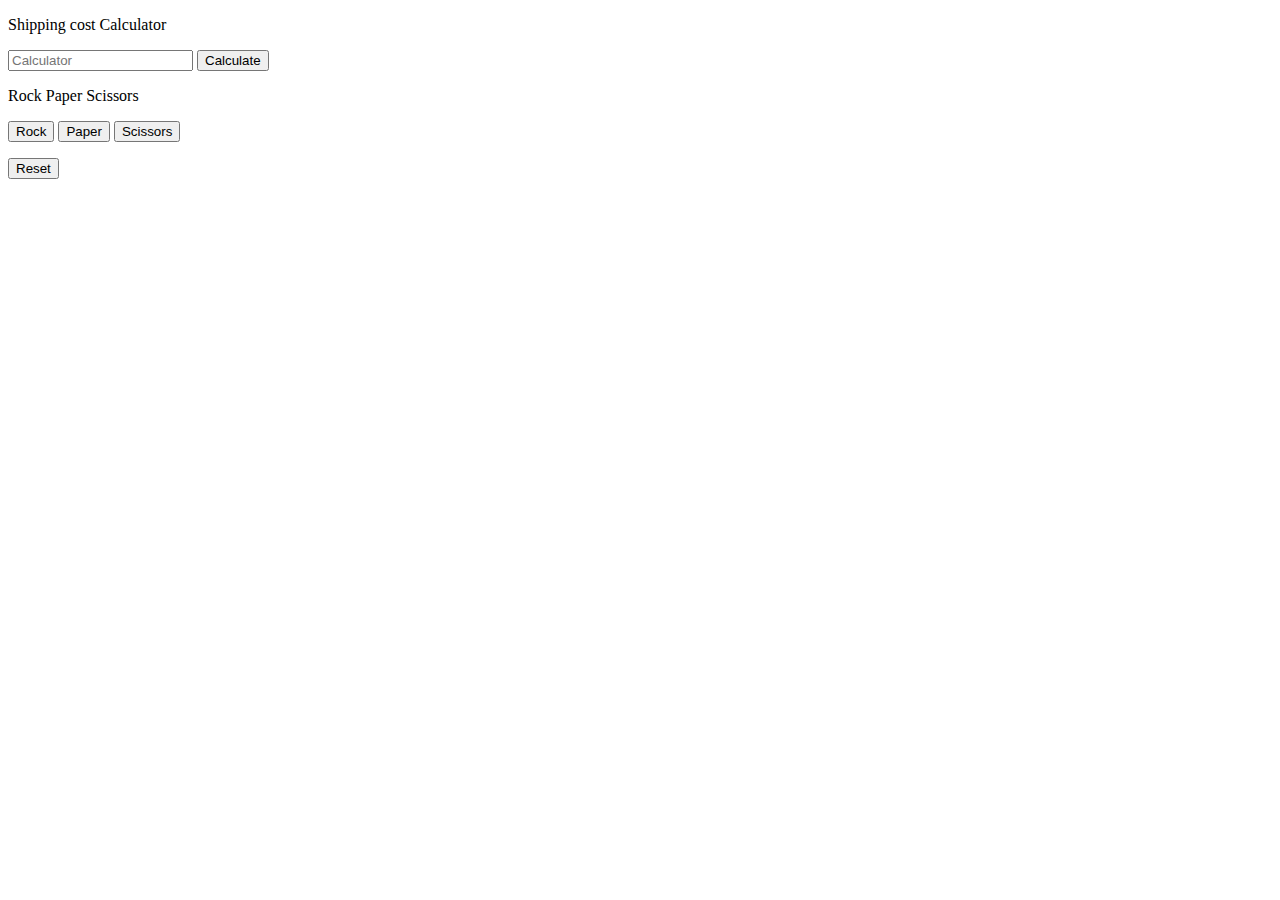
<file: index.html>
<!DOCTYPE html>
<html>
  <head>
    <title>Rock Paper Scissors</title>
  </head>
  <body>
    <p>Shipping cost Calculator</p>
    <input placeholder="Calculator" class="js-input">
    <button onclick="
      calculate();
      ">Calculate</button>
    <p class="js-output"></p>

    <p>Rock Paper Scissors</p>
    <button onclick="
        playermove = 'rock';
      playGame('rock');
    ">Rock</button>

    <button onclick="
        playermove='paper';
      playGame('paper');
      
    ">Paper</button>

    <button onclick="
        playermove='scissors';
      playGame('scissors');
    ">Scissors</button>
    
    <p class="js-scoreboard"> </p>

    <button onclick="
    score.wins = 0;
    score.losses = 0;
    score.ties = 0;
    localStorage.removeItem('score');
    
    "> Reset </button >

    <script src="script.js">
    </script>
  </body>
</html>
</file>
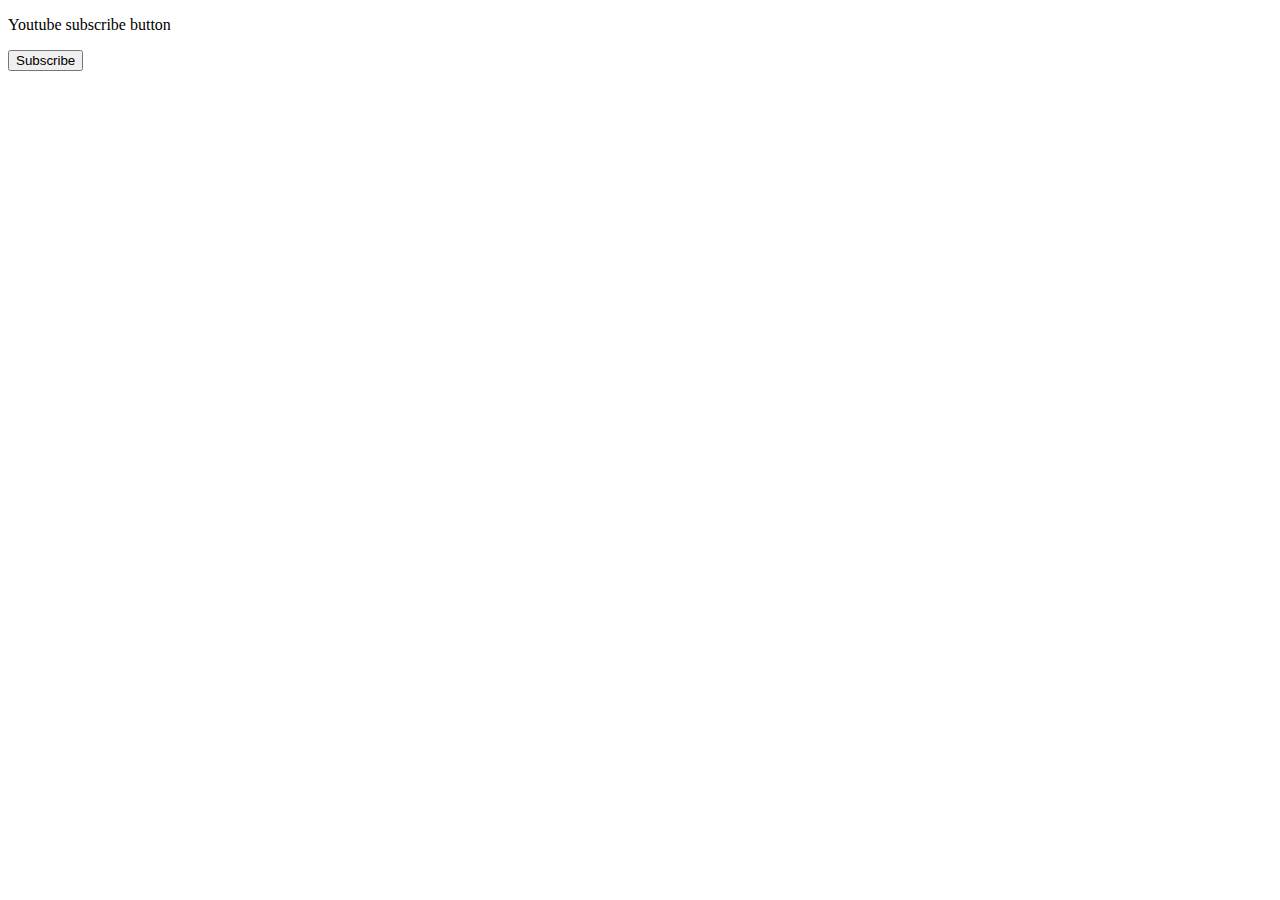
<file: dom_project.html>
<!DOCTYPE html>
<html lang="en">
<head>
    <meta charset="UTF-8">
    <meta name="viewport" content="width=device-width, initial-scale=1.0">
    <title>Document</title>
</head>
<body>
    <p>Youtube subscribe button</p>
    <button onclick="subscribe()
    " class="js-buttonElement">Subscribe</button>

    <script>
    function subscribe(){
        const button_Ele = document.querySelector('.js-buttonElement');
     
     if(button_Ele.innerText === 'Subscribe')
     {
        button_Ele.innerText = 'Subscribed';
     }
     else{
        button_Ele.innerText = 'Subscribe';
     }
    }

    </script>
</body>
</html>
</file>
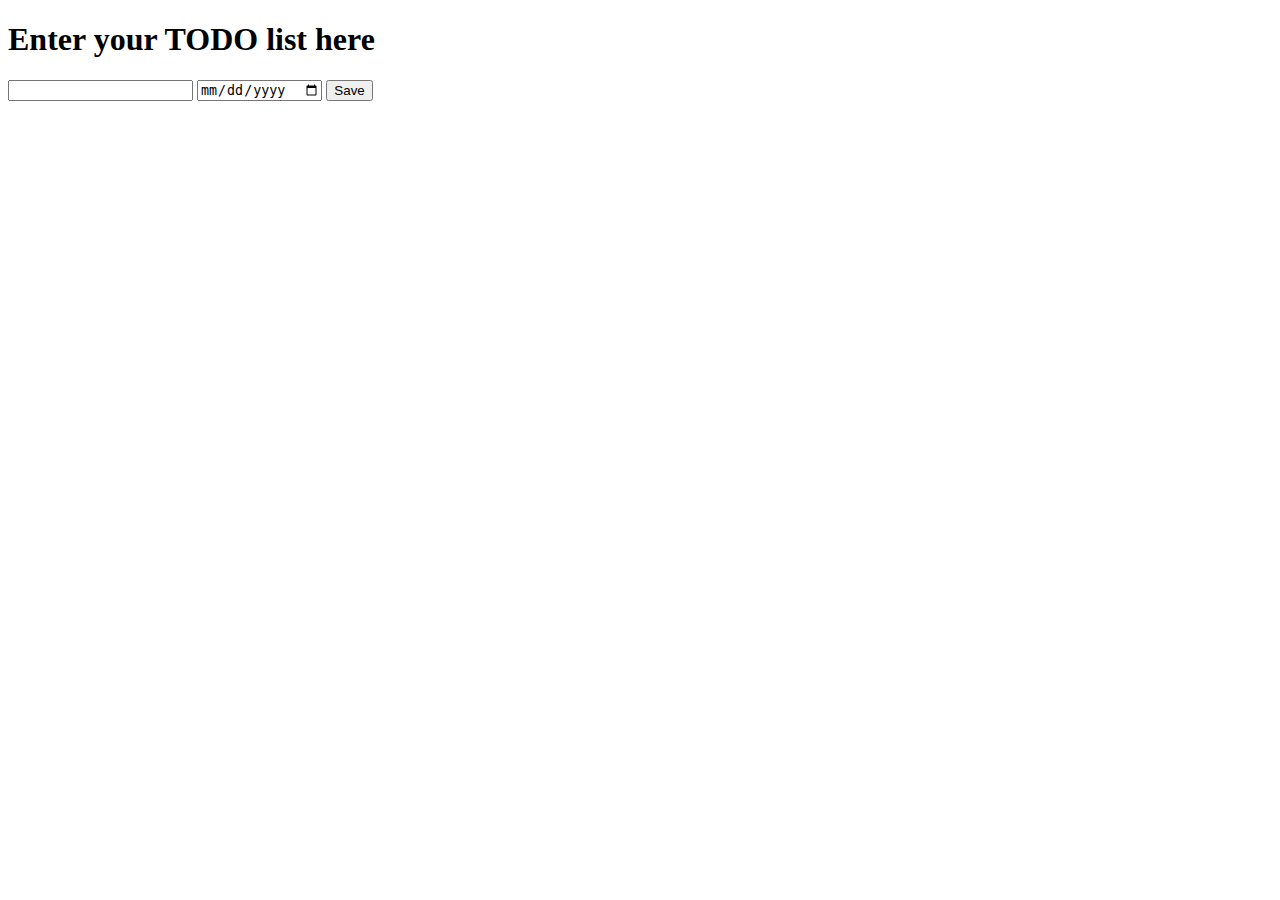
<file: todolist.html>
<!DOCTYPE html>
<html lang="en">
<head>
    <meta charset="UTF-8">
    <meta name="viewport" content="width=device-width, initial-scale=1.0">
    <title>Document</title>
</head>
<body>

    <h1 class = "js-h1">Enter your TODO list here</h1>
    <input class="js-inputbar">
    <input type="date">
    <button
     onclick="
     pull();
     render();
     " class="js-inputsave">Save</button>
    <div class="js-div"></div>

    <style src="styletodo.css"></style>
    <script src="scripttodo.js"></script>
</body>
</html>
</file>
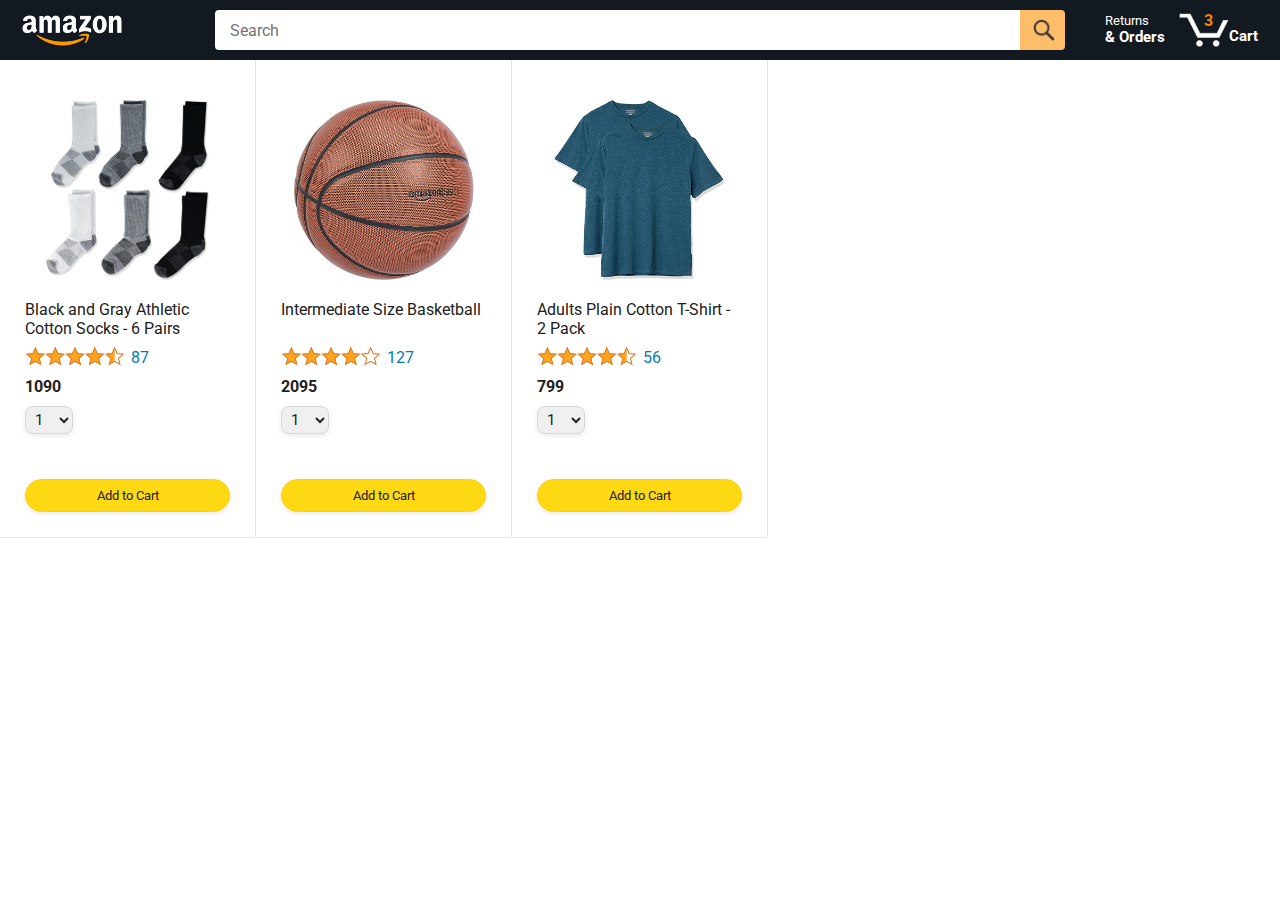
<file: amazon/javascript-amazon-project-main/amazon.html>
<!DOCTYPE html>
<html>
  <head>
    <title>Amazon Project</title>

    <!-- This code is needed for responsive design to work.
      (Responsive design = make the website look good on
      smaller screen sizes like a phone or a tablet). -->
    <meta name="viewport" content="width=device-width, initial-scale=1">

    <!-- Load a font called Roboto from Google Fonts. -->
    <link rel="preconnect" href="https://fonts.googleapis.com">
    <link rel="preconnect" href="https://fonts.gstatic.com" crossorigin>
    <link href="https://fonts.googleapis.com/css2?family=Roboto:wght@400;500;700&display=swap" rel="stylesheet">

    <!-- Here are the CSS files for this page. -->
    <link rel="stylesheet" href="styles/shared/general.css">
    <link rel="stylesheet" href="styles/shared/amazon-header.css">
    <link rel="stylesheet" href="styles/pages/amazon.css">
  </head>
  <body>
    <div class="amazon-header">
      <div class="amazon-header-left-section">
        <a href="amazon.html" class="header-link">
          <img class="amazon-logo"
            src="images/amazon-logo-white.png">
          <img class="amazon-mobile-logo"
            src="images/amazon-mobile-logo-white.png">
        </a>
      </div>

      <div class="amazon-header-middle-section">
        <input class="search-bar" type="text" placeholder="Search">

        <button class="search-button">
          <img class="search-icon" src="images/icons/search-icon.png">
        </button>
      </div>

      <div class="amazon-header-right-section">
        <a class="orders-link header-link" href="orders.html">
          <span class="returns-text">Returns</span>
          <span class="orders-text">& Orders</span>
        </a>

        <a class="cart-link header-link" href="checkout.html">
          <img class="cart-icon" src="images/icons/cart-icon.png">
          <div class="cart-quantity">3</div>
          <div class="cart-text">Cart</div>
        </a>
      </div>
    </div>
    
    <div class="main">
      <div class="products-grid 
      js-products-grid">
        

        <div class="product-container">
          <div class="product-image-container">
            <img class="product-image"
              src="images/products/intermediate-composite-basketball.jpg">
          </div>

          <div class="product-name limit-text-to-2-lines">
            Intermediate Size Basketball
          </div>

          <div class="product-rating-container">
            <img class="product-rating-stars"
              src="images/ratings/rating-40.png">
            <div class="product-rating-count link-primary">
              127
            </div>
          </div>

          <div class="product-price">
            $20.95
          </div>

          <div class="product-quantity-container">
            <select>
              <option selected value="1">1</option>
              <option value="2">2</option>
              <option value="3">3</option>
              <option value="4">4</option>
              <option value="5">5</option>
              <option value="6">6</option>
              <option value="7">7</option>
              <option value="8">8</option>
              <option value="9">9</option>
              <option value="10">10</option>
            </select>
          </div>

          <div class="product-spacer"></div>

          <div class="added-to-cart">
            <img src="images/icons/checkmark.png">
            Added
          </div>

          <button class="add-to-cart-button button-primary">
            Add to Cart
          </button>
        </div>

        <div class="product-container">
          <div class="product-image-container">
            <img class="product-image"
              src="images/products/adults-plain-cotton-tshirt-2-pack-teal.jpg">
          </div>

          <div class="product-name limit-text-to-2-lines">
            Adults Plain Cotton T-Shirt - 2 Pack
          </div>

          <div class="product-rating-container">
            <img class="product-rating-stars"
              src="images/ratings/rating-45.png">
            <div class="product-rating-count link-primary">
              56
            </div>
          </div>

          <div class="product-price">
            $7.99
          </div>

          <div class="product-quantity-container">
            <select>
              <option selected value="1">1</option>
              <option value="2">2</option>
              <option value="3">3</option>
              <option value="4">4</option>
              <option value="5">5</option>
              <option value="6">6</option>
              <option value="7">7</option>
              <option value="8">8</option>
              <option value="9">9</option>
              <option value="10">10</option>
            </select>
          </div>

          <div class="product-spacer"></div>

          <div class="added-to-cart">
            <img src="images/icons/checkmark.png">
            Added
          </div>

          <button class="add-to-cart-button button-primary">
            Add to Cart
          </button>
        </div>
      </div>
    </div>
    <script src="./script/amazon.js"></script>
  </body>
</html>
</file>
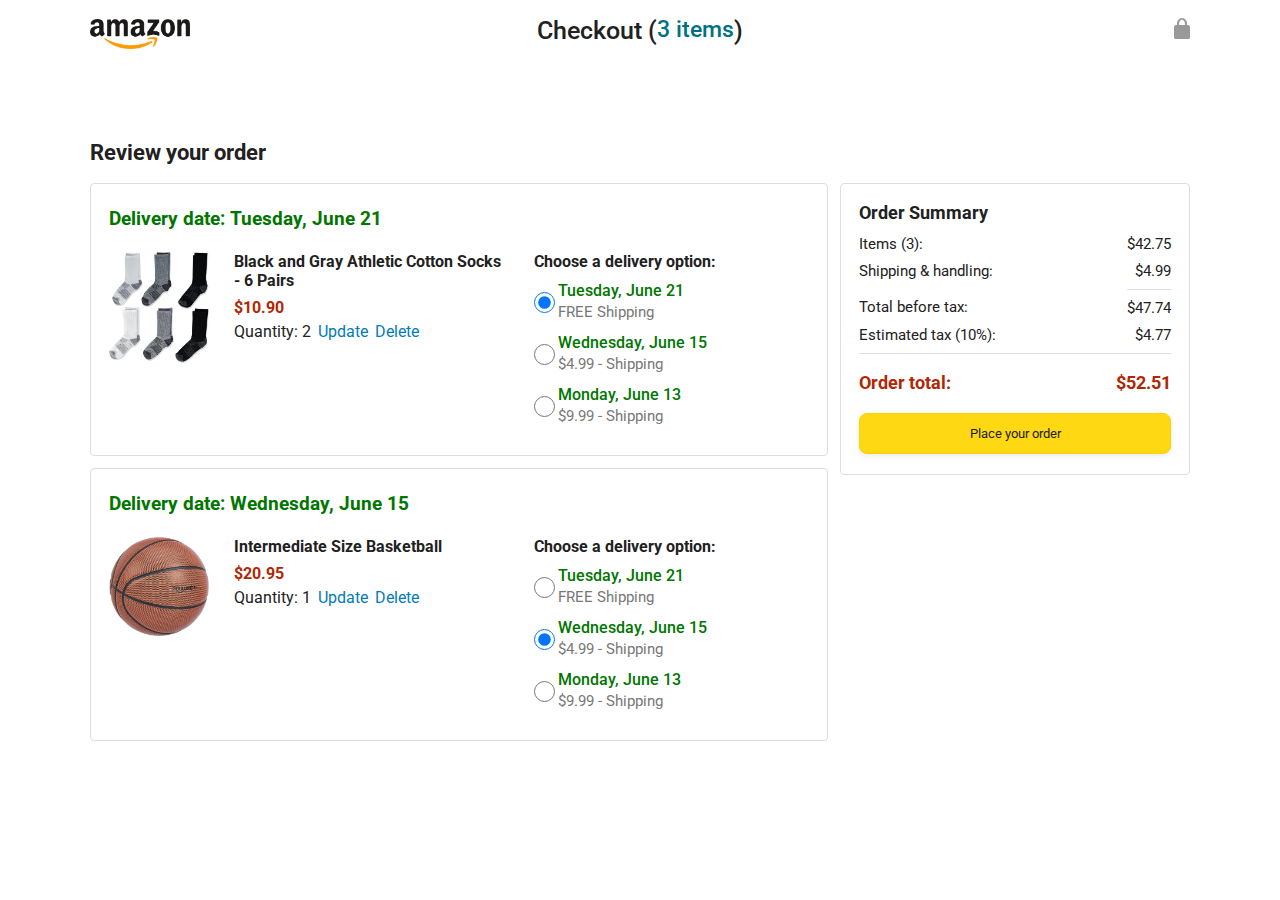
<file: amazon/javascript-amazon-project-main/checkout.html>
<!DOCTYPE html>
<html>
  <head>
    <title>Checkout</title>

    <!-- This code is needed for responsive design to work.
      (Responsive design = make the website look good on
      smaller screen sizes like a phone or a tablet). -->
    <meta name="viewport" content="width=device-width, initial-scale=1">

    <!-- Load a font called Roboto from Google Fonts. -->
    <link rel="preconnect" href="https://fonts.googleapis.com">
    <link rel="preconnect" href="https://fonts.gstatic.com" crossorigin>
    <link href="https://fonts.googleapis.com/css2?family=Roboto:wght@400;500;700&display=swap" rel="stylesheet">

    <!-- Here are the CSS files for this page. -->
    <link rel="stylesheet" href="styles/shared/general.css">
    <link rel="stylesheet" href="styles/pages/checkout/checkout-header.css">
    <link rel="stylesheet" href="styles/pages/checkout/checkout.css">
  </head>
  <body>
    <div class="checkout-header">
      <div class="header-content">
        <div class="checkout-header-left-section">
          <a href="amazon.html">
            <img class="amazon-logo" src="images/amazon-logo.png">
            <img class="amazon-mobile-logo" src="images/amazon-mobile-logo.png">
          </a>
        </div>

        <div class="checkout-header-middle-section">
          Checkout (<a class="return-to-home-link"
            href="amazon.html">3 items</a>)
        </div>

        <div class="checkout-header-right-section">
          <img src="images/icons/checkout-lock-icon.png">
        </div>
      </div>
    </div>

    <div class="main">
      <div class="page-title">Review your order</div>

      <div class="checkout-grid">
        <div class="order-summary">
          <div class="cart-item-container">
            <div class="delivery-date">
              Delivery date: Tuesday, June 21
            </div>

            <div class="cart-item-details-grid">
              <img class="product-image"
                src="images/products/athletic-cotton-socks-6-pairs.jpg">

              <div class="cart-item-details">
                <div class="product-name">
                  Black and Gray Athletic Cotton Socks - 6 Pairs
                </div>
                <div class="product-price">
                  $10.90
                </div>
                <div class="product-quantity">
                  <span>
                    Quantity: <span class="quantity-label">2</span>
                  </span>
                  <span class="update-quantity-link link-primary">
                    Update
                  </span>
                  <span class="delete-quantity-link link-primary">
                    Delete
                  </span>
                </div>
              </div>

              <div class="delivery-options">
                <div class="delivery-options-title">
                  Choose a delivery option:
                </div>
                <div class="delivery-option">
                  <input type="radio" checked
                    class="delivery-option-input"
                    name="delivery-option-1">
                  <div>
                    <div class="delivery-option-date">
                      Tuesday, June 21
                    </div>
                    <div class="delivery-option-price">
                      FREE Shipping
                    </div>
                  </div>
                </div>
                <div class="delivery-option">
                  <input type="radio"
                    class="delivery-option-input"
                    name="delivery-option-1">
                  <div>
                    <div class="delivery-option-date">
                      Wednesday, June 15
                    </div>
                    <div class="delivery-option-price">
                      $4.99 - Shipping
                    </div>
                  </div>
                </div>
                <div class="delivery-option">
                  <input type="radio"
                    class="delivery-option-input"
                    name="delivery-option-1">
                  <div>
                    <div class="delivery-option-date">
                      Monday, June 13
                    </div>
                    <div class="delivery-option-price">
                      $9.99 - Shipping
                    </div>
                  </div>
                </div>
              </div>
            </div>
          </div>

          <div class="cart-item-container">
            <div class="delivery-date">
              Delivery date: Wednesday, June 15
            </div>

            <div class="cart-item-details-grid">
              <img class="product-image"
                src="images/products/intermediate-composite-basketball.jpg">

              <div class="cart-item-details">
                <div class="product-name">
                  Intermediate Size Basketball
                </div>
                <div class="product-price">
                  $20.95
                </div>
                <div class="product-quantity">
                  <span>
                    Quantity: <span class="quantity-label">1</span>
                  </span>
                  <span class="update-quantity-link link-primary">
                    Update
                  </span>
                  <span class="delete-quantity-link link-primary">
                    Delete
                  </span>
                </div>
              </div>

              <div class="delivery-options">
                <div class="delivery-options-title">
                  Choose a delivery option:
                </div>

                <div class="delivery-option">
                  <input type="radio" class="delivery-option-input"
                    name="delivery-option-2">
                  <div>
                    <div class="delivery-option-date">
                      Tuesday, June 21
                    </div>
                    <div class="delivery-option-price">
                      FREE Shipping
                    </div>
                  </div>
                </div>
                <div class="delivery-option">
                  <input type="radio" checked class="delivery-option-input"
                    name="delivery-option-2">
                  <div>
                    <div class="delivery-option-date">
                      Wednesday, June 15
                    </div>
                    <div class="delivery-option-price">
                      $4.99 - Shipping
                    </div>
                  </div>
                </div>
                <div class="delivery-option">
                  <input type="radio" class="delivery-option-input"
                    name="delivery-option-2">
                  <div>
                    <div class="delivery-option-date">
                      Monday, June 13
                    </div>
                    <div class="delivery-option-price">
                      $9.99 - Shipping
                    </div>
                  </div>
                </div>
              </div>
            </div>
          </div>
        </div>

        <div class="payment-summary">
          <div class="payment-summary-title">
            Order Summary
          </div>

          <div class="payment-summary-row">
            <div>Items (3):</div>
            <div class="payment-summary-money">$42.75</div>
          </div>

          <div class="payment-summary-row">
            <div>Shipping &amp; handling:</div>
            <div class="payment-summary-money">$4.99</div>
          </div>

          <div class="payment-summary-row subtotal-row">
            <div>Total before tax:</div>
            <div class="payment-summary-money">$47.74</div>
          </div>

          <div class="payment-summary-row">
            <div>Estimated tax (10%):</div>
            <div class="payment-summary-money">$4.77</div>
          </div>

          <div class="payment-summary-row total-row">
            <div>Order total:</div>
            <div class="payment-summary-money">$52.51</div>
          </div>

          <button class="place-order-button button-primary">
            Place your order
          </button>
        </div>
      </div>
    </div>
  </body>
</html>
</file>
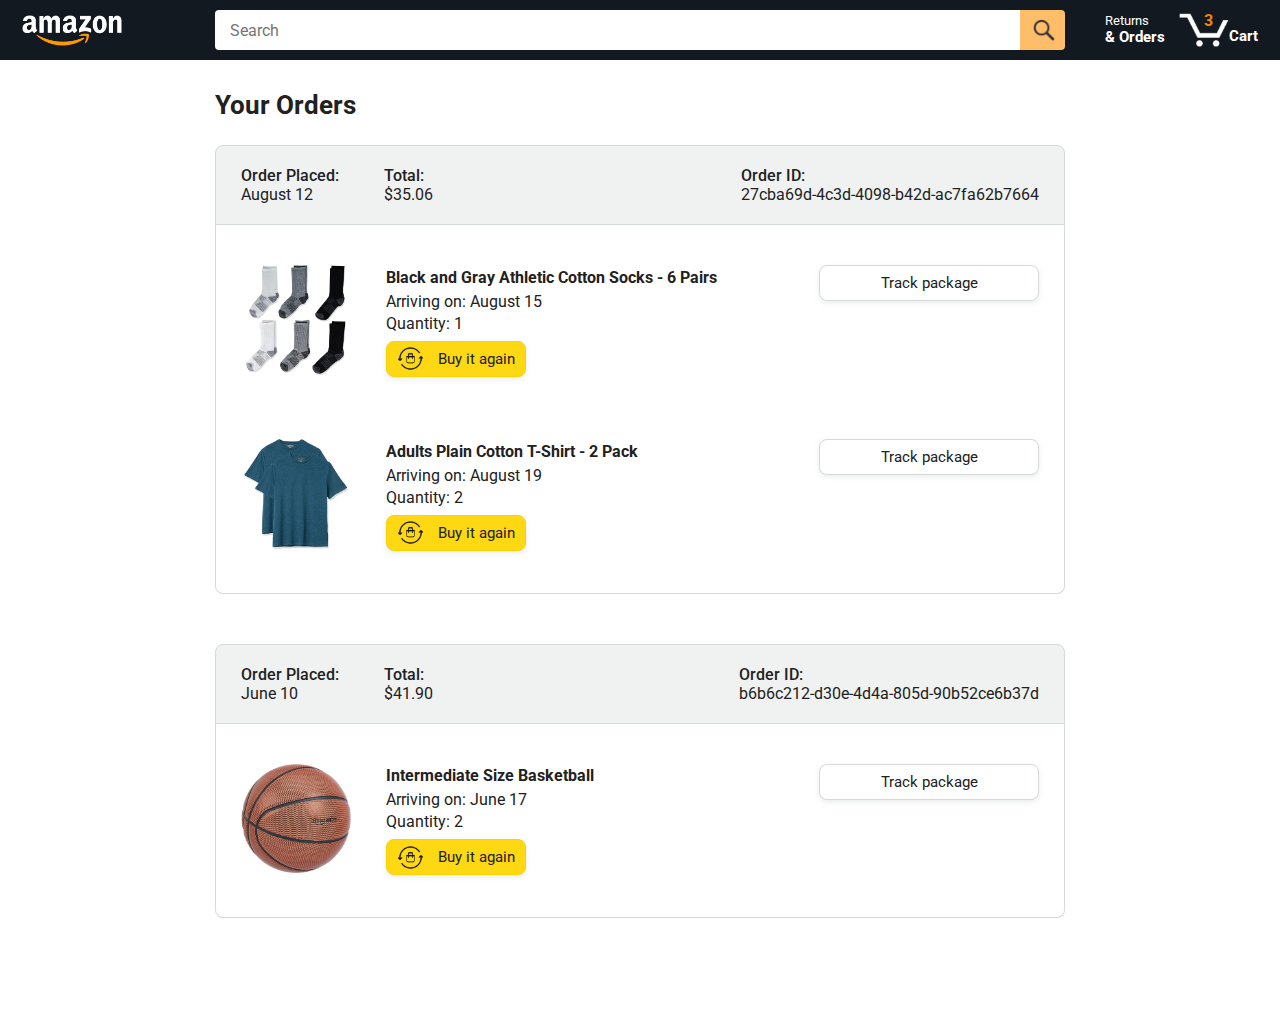
<file: amazon/javascript-amazon-project-main/orders.html>
<!DOCTYPE html>
<html>
  <head>
    <title>Orders</title>

    <!-- This code is needed for responsive design to work.
      (Responsive design = make the website look good on
      smaller screen sizes like a phone or a tablet). -->
    <meta name="viewport" content="width=device-width, initial-scale=1">

    <!-- Load a font called Roboto from Google Fonts. -->
    <link rel="preconnect" href="https://fonts.googleapis.com">
    <link rel="preconnect" href="https://fonts.gstatic.com" crossorigin>
    <link href="https://fonts.googleapis.com/css2?family=Roboto:wght@400;500;700&display=swap" rel="stylesheet">

    <!-- Here are the CSS files for this page. -->
    <link rel="stylesheet" href="styles/shared/general.css">
    <link rel="stylesheet" href="styles/shared/amazon-header.css">
    <link rel="stylesheet" href="styles/pages/orders.css">
  </head>
  <body>
    <div class="amazon-header">
      <div class="amazon-header-left-section">
        <a href="amazon.html" class="header-link">
          <img class="amazon-logo"
            src="images/amazon-logo-white.png">
          <img class="amazon-mobile-logo"
            src="images/amazon-mobile-logo-white.png">
        </a>
      </div>

      <div class="amazon-header-middle-section">
        <input class="search-bar" type="text" placeholder="Search">

        <button class="search-button">
          <img class="search-icon" src="images/icons/search-icon.png">
        </button>
      </div>

      <div class="amazon-header-right-section">
        <a class="orders-link header-link" href="orders.html">
          <span class="returns-text">Returns</span>
          <span class="orders-text">& Orders</span>
        </a>

        <a class="cart-link header-link" href="checkout.html">
          <img class="cart-icon" src="images/icons/cart-icon.png">
          <div class="cart-quantity">3</div>
          <div class="cart-text">Cart</div>
        </a>
      </div>
    </div>

    <div class="main">
      <div class="page-title">Your Orders</div>

      <div class="orders-grid">
        <div class="order-container">
          
          <div class="order-header">
            <div class="order-header-left-section">
              <div class="order-date">
                <div class="order-header-label">Order Placed:</div>
                <div>August 12</div>
              </div>
              <div class="order-total">
                <div class="order-header-label">Total:</div>
                <div>$35.06</div>
              </div>
            </div>

            <div class="order-header-right-section">
              <div class="order-header-label">Order ID:</div>
              <div>27cba69d-4c3d-4098-b42d-ac7fa62b7664</div>
            </div>
          </div>

          <div class="order-details-grid">
            <div class="product-image-container">
              <img src="images/products/athletic-cotton-socks-6-pairs.jpg">
            </div>

            <div class="product-details">
              <div class="product-name">
                Black and Gray Athletic Cotton Socks - 6 Pairs
              </div>
              <div class="product-delivery-date">
                Arriving on: August 15
              </div>
              <div class="product-quantity">
                Quantity: 1
              </div>
              <button class="buy-again-button button-primary">
                <img class="buy-again-icon" src="images/icons/buy-again.png">
                <span class="buy-again-message">Buy it again</span>
              </button>
            </div>

            <div class="product-actions">
              <a href="tracking.html">
                <button class="track-package-button button-secondary">
                  Track package
                </button>
              </a>
            </div>

            <div class="product-image-container">
              <img src="images/products/adults-plain-cotton-tshirt-2-pack-teal.jpg">
            </div>

            <div class="product-details">
              <div class="product-name">
                Adults Plain Cotton T-Shirt - 2 Pack
              </div>
              <div class="product-delivery-date">
                Arriving on: August 19
              </div>
              <div class="product-quantity">
                Quantity: 2
              </div>
              <button class="buy-again-button button-primary">
                <img class="buy-again-icon" src="images/icons/buy-again.png">
                <span class="buy-again-message">Buy it again</span>
              </button>
            </div>

            <div class="product-actions">
              <a href="tracking.html">
                <button class="track-package-button button-secondary">
                  Track package
                </button>
              </a>
            </div>
          </div>
        </div>

        <div class="order-container">

          <div class="order-header">
            <div class="order-header-left-section">
              <div class="order-date">
                <div class="order-header-label">Order Placed:</div>
                <div>June 10</div>
              </div>
              <div class="order-total">
                <div class="order-header-label">Total:</div>
                <div>$41.90</div>
              </div>
            </div>

            <div class="order-header-right-section">
              <div class="order-header-label">Order ID:</div>
              <div>b6b6c212-d30e-4d4a-805d-90b52ce6b37d</div>
            </div>
          </div>

          <div class="order-details-grid">
            <div class="product-image-container">
              <img src="images/products/intermediate-composite-basketball.jpg">
            </div>

            <div class="product-details">
              <div class="product-name">
                Intermediate Size Basketball
              </div>
              <div class="product-delivery-date">
                Arriving on: June 17
              </div>
              <div class="product-quantity">
                Quantity: 2
              </div>
              <button class="buy-again-button button-primary">
                <img class="buy-again-icon" src="images/icons/buy-again.png">
                <span class="buy-again-message">Buy it again</span>
              </button>
            </div>

            <div class="product-actions">
              <a href="tracking.html">
                <button class="track-package-button button-secondary">
                  Track package
                </button>
              </a>
            </div>
          </div>
        </div>
      </div>
    </div>
  </body>
</html>
</file>
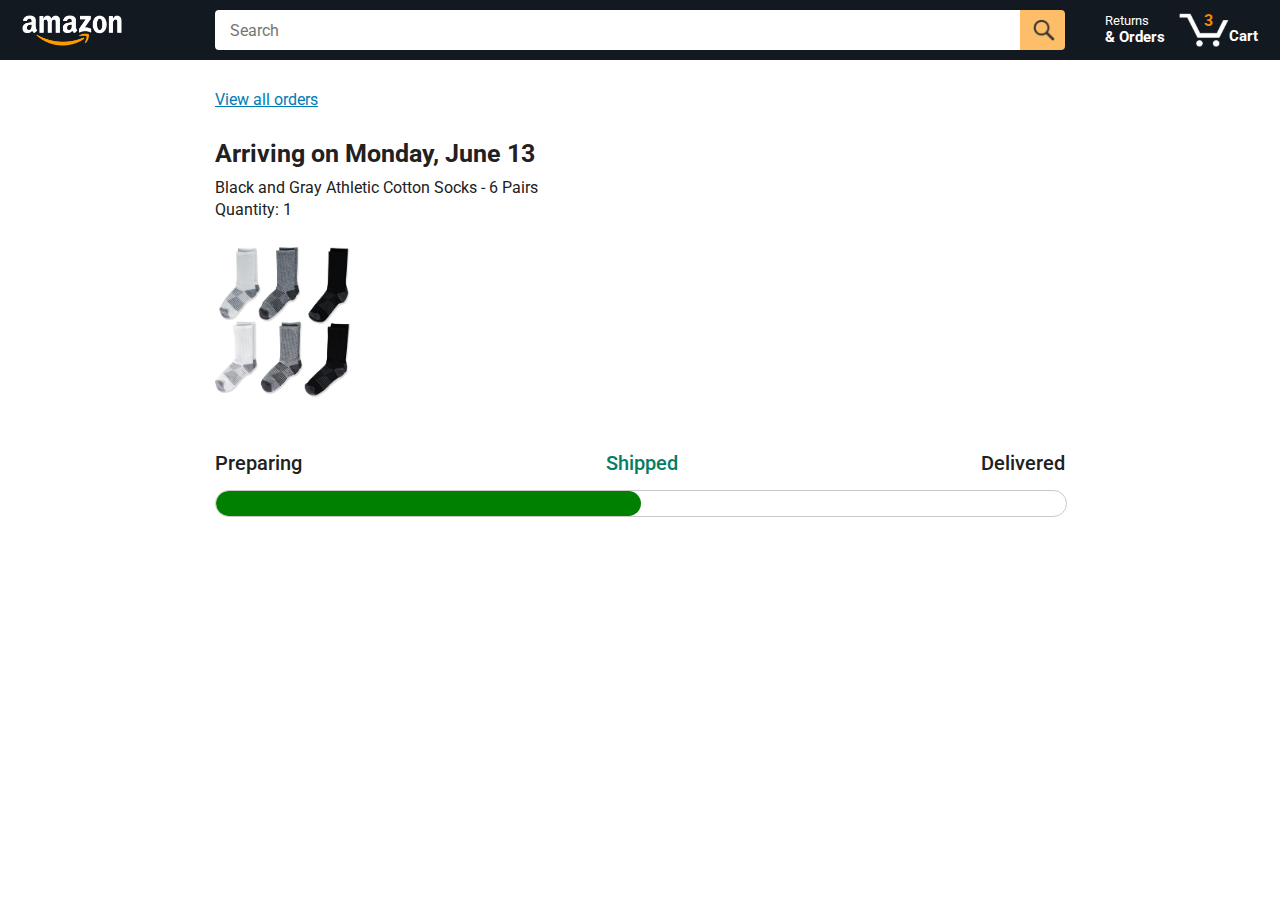
<file: amazon/javascript-amazon-project-main/tracking.html>
<!DOCTYPE html>
<html>
  <head>
    <title>Tracking</title>

    <!-- This code is needed for responsive design to work.
      (Responsive design = make the website look good on
      smaller screen sizes like a phone or a tablet). -->
    <meta name="viewport" content="width=device-width, initial-scale=1">

    <!-- Load a font called Roboto from Google Fonts. -->
    <link rel="preconnect" href="https://fonts.googleapis.com">
    <link rel="preconnect" href="https://fonts.gstatic.com" crossorigin>
    <link href="https://fonts.googleapis.com/css2?family=Roboto:wght@400;500;700&display=swap" rel="stylesheet">

    <!-- Here are the CSS files for this page. -->
    <link rel="stylesheet" href="styles/shared/general.css">
    <link rel="stylesheet" href="styles/shared/amazon-header.css">
    <link rel="stylesheet" href="styles/pages/tracking.css">
  </head>
  <body>
    <div class="amazon-header">
      <div class="amazon-header-left-section">
        <a href="amazon.html" class="header-link">
          <img class="amazon-logo"
            src="images/amazon-logo-white.png">
          <img class="amazon-mobile-logo"
            src="images/amazon-mobile-logo-white.png">
        </a>
      </div>

      <div class="amazon-header-middle-section">
        <input class="search-bar" type="text" placeholder="Search">

        <button class="search-button">
          <img class="search-icon" src="images/icons/search-icon.png">
        </button>
      </div>

      <div class="amazon-header-right-section">
        <a class="orders-link header-link" href="orders.html">
          <span class="returns-text">Returns</span>
          <span class="orders-text">& Orders</span>
        </a>

        <a class="cart-link header-link" href="checkout.html">
          <img class="cart-icon" src="images/icons/cart-icon.png">
          <div class="cart-quantity">3</div>
          <div class="cart-text">Cart</div>
        </a>
      </div>
    </div>

    <div class="main">
      <div class="order-tracking">
        <a class="back-to-orders-link link-primary" href="orders.html">
          View all orders
        </a>

        <div class="delivery-date">
          Arriving on Monday, June 13
        </div>

        <div class="product-info">
          Black and Gray Athletic Cotton Socks - 6 Pairs
        </div>

        <div class="product-info">
          Quantity: 1
        </div>

        <img class="product-image" src="images/products/athletic-cotton-socks-6-pairs.jpg">

        <div class="progress-labels-container">
          <div class="progress-label">
            Preparing
          </div>
          <div class="progress-label current-status">
            Shipped
          </div>
          <div class="progress-label">
            Delivered
          </div>
        </div>

        <div class="progress-bar-container">
          <div class="progress-bar"></div>
        </div>
      </div>
    </div>
  </body>
</html>
</file>
<file: amazon/javascript-amazon-project-main/styles/shared/general.css>
body {
  font-family: Roboto, Arial;
  color: rgb(33, 33, 33);
  /* The <body> element has a default margin of 8px
     on all sides. This removes the default margins. */
  margin: 0;
}

/* <p> elements have a default margin on the top
   and bottom. This removes the default margins. */
p {
  margin: 0;
}

button {
  cursor: pointer;
}

select {
  cursor: pointer;
}

input, select, button {
  font-family: Roboto, Arial;
}

.button-primary {
  color: rgb(33, 33, 33);
  background-color: rgb(255, 216, 20);
  border: 1px solid rgb(252, 210, 0);
  border-radius: 8px;
  cursor: pointer;
  box-shadow: 0 2px 5px rgba(213, 217, 217, 0.5);
}

.button-primary:hover {
  background-color: rgb(247, 202, 0);
  border: 1px solid rgb(242, 194, 0);
}

.button-primary:active {
  background: rgb(255, 216, 20);
  border-color: rgb(252, 210, 0);
  box-shadow: none;
}

.button-secondary {
  color: rgb(33, 33, 33);
  background: white;
  border: 1px solid rgb(213, 217, 217);
  border-radius: 8px;
  cursor: pointer;
  box-shadow: 0 2px 5px rgba(213, 217, 217, 0.5);
}

.button-secondary:hover {
  background-color: rgb(247, 250, 250);
}

.button-secondary:active {
  background-color: rgb(237, 253, 255);
  box-shadow: none;
}

/* These styles will limit text to 2 lines. Anything
   beyond 2 lines will be replaced with "..."
   You can find this code by using an A.I. tool or by
   searching in Google.
   https://css-tricks.com/almanac/properties/l/line-clamp/ */
.limit-text-to-2-lines {
  display: -webkit-box;
  -webkit-line-clamp: 2;
  -webkit-box-orient: vertical;
  overflow: hidden;
}

.link-primary {
  color: rgb(1, 124, 182);
  cursor: pointer;
}

.link-primary:hover {
  color: rgb(196, 80, 0);
}

/* Styles for dropdown selectors. */
select {
  color: rgb(33, 33, 33);
  background-color: rgb(240, 240, 240);
  border: 1px solid rgb(213, 217, 217);
  border-radius: 8px;
  padding: 3px 5px;
  font-size: 15px;
  cursor: pointer;
  box-shadow: 0 2px 5px rgba(213, 217, 217, 0.5);
}

select:focus,
input:focus {
  outline: 2px solid rgb(255, 153, 0);
}
</file>
<file: amazon/javascript-amazon-project-main/styles/shared/amazon-header.css>
.amazon-header {
  background-color: rgb(19, 25, 33);
  color: white;
  padding-left: 15px;
  padding-right: 15px;

  display: flex;
  align-items: center;
  justify-content: space-between;

  position: fixed;
  top: 0;
  left: 0;
  right: 0;
  height: 60px;
}

.amazon-header-left-section {
  width: 180px;
}

@media (max-width: 800px) {
  .amazon-header-left-section {
    width: unset;
  }
}

.header-link {
  display: inline-block;
  padding: 6px;
  border-radius: 2px;
  cursor: pointer;
  text-decoration: none;
  border: 1px solid rgba(0, 0, 0, 0);
}

.header-link:hover {
  border: 1px solid white;
}

.amazon-logo {
  width: 100px;
  margin-top: 5px;
}

.amazon-mobile-logo {
  display: none;
}

@media (max-width: 575px) {
  .amazon-logo {
    display: none;
  }

  .amazon-mobile-logo {
    display: block;
    height: 35px;
    margin-top: 5px;
  }
}

.amazon-header-middle-section {
  flex: 1;
  max-width: 850px;
  margin-left: 10px;
  margin-right: 10px;
  display: flex;
}

.search-bar {
  flex: 1;
  width: 0;
  font-size: 16px;
  height: 38px;
  padding-left: 15px;
  border: none;
  border-top-left-radius: 4px;
  border-bottom-left-radius: 4px;
  border-top-right-radius: 0;
  border-bottom-right-radius: 0;
}

.search-button {
  background-color: rgb(254, 189, 105);
  border: none;
  width: 45px;
  height: 40px;
  border-top-right-radius: 4px;
  border-bottom-right-radius: 4px;
  flex-shrink: 0;
}

.search-icon {
  height: 22px;
  margin-left: 2px;
  margin-top: 3px;
}

.amazon-header-right-section {
  width: 180px;
  flex-shrink: 0;
  display: flex;
  justify-content: end;
}

.orders-link {
  color: white;
}

.returns-text {
  display: block;
  font-size: 13px;
}

.orders-text {
  display: block;
  font-size: 15px;
  font-weight: 700;
}

.cart-link {
  color: white;
  display: flex;
  align-items: center;
  position: relative;
}

.cart-icon {
  width: 50px;
}

.cart-text {
  margin-top: 12px;
  font-size: 15px;
  font-weight: 700;
}

.cart-quantity {
  color: rgb(240, 136, 4);
  font-size: 16px;
  font-weight: 700;

  position: absolute;
  top: 4px;
  left: 22px;
  
  width: 26px;
  text-align: center;
}
</file>
<file: amazon/javascript-amazon-project-main/styles/pages/amazon.css>
.main {
  margin-top: 60px;
}

.products-grid {
  display: grid;

  /* - In CSS Grid, 1fr means a column will take up the
       remaining space in the grid.
     - If we write 1fr 1fr ... 1fr; 8 times, this will
       divide the grid into 8 columns, each taking up an
       equal amount of the space.
     - repeat(8, 1fr); is a shortcut for repeating "1fr"
       8 times (instead of typing out "1fr" 8 times).
       repeat(...) is a special property that works with
       display: grid; */
  grid-template-columns: repeat(8, 1fr);
}

/* @media is used to create responsive design (making the
   website look good on any screen size). This @media
   means when the screen width is 2000px or less, we
   will divide the grid into 7 columns instead of 8. */
@media (max-width: 2000px) {
  .products-grid {
    grid-template-columns: repeat(7, 1fr);
  }
}

/* This @media means when the screen width is 1600px or
   less, we will divide the grid into 6 columns. */
@media (max-width: 1600px) {
  .products-grid {
    grid-template-columns: repeat(6, 1fr);
  }
}

@media (max-width: 1300px) {
  .products-grid {
    grid-template-columns: repeat(5, 1fr);
  }
}

@media (max-width: 1000px) {
  .products-grid {
    grid-template-columns: repeat(4, 1fr);
  }
}

@media (max-width: 800px) {
  .products-grid {
    grid-template-columns: repeat(3, 1fr);
  }
}

@media (max-width: 575px) {
  .products-grid {
    grid-template-columns: repeat(2, 1fr);
  }
}

@media (max-width: 450px) {
  .products-grid {
    grid-template-columns: 1fr;
  }
}

.product-container {
  padding-top: 40px;
  padding-bottom: 25px;
  padding-left: 25px;
  padding-right: 25px;

  border-right: 1px solid rgb(231, 231, 231);
  border-bottom: 1px solid rgb(231, 231, 231);

  display: flex;
  flex-direction: column;
}

.product-image-container {
  display: flex;
  justify-content: center;
  align-items: center;

  height: 180px;
  margin-bottom: 20px;
}

.product-image {
  /* Images will overflow their container by default. To
    prevent this, we set max-width and max-height to 100%
    so they stay inside their container. */
  max-width: 100%;
  max-height: 100%;
}

.product-name {
  height: 40px;
  margin-bottom: 5px;
}

.product-rating-container {
  display: flex;
  align-items: center;
  margin-bottom: 10px;
}

.product-rating-stars {
  width: 100px;
  margin-right: 6px;
}

.product-rating-count {
  color: rgb(1, 124, 182);
  cursor: pointer;
  margin-top: 3px;
}

.product-price {
  font-weight: 700;
  margin-bottom: 10px;
}

.product-quantity-container {
  margin-bottom: 17px;
}

.product-spacer {
  flex: 1;
}

.added-to-cart {
  color: rgb(6, 125, 98);
  font-size: 16px;

  display: flex;
  align-items: center;
  margin-bottom: 8px;

  /* At first, the "Added to cart" message will
     be invisible. Use JavaScript to change the
     opacity and make it visible. */
  opacity: 0;
}

.added-to-cart img {
  height: 20px;
  margin-right: 5px;
}

.add-to-cart-button {
  width: 100%;
  padding: 8px;
  border-radius: 50px;
}
</file>
<file: amazon/javascript-amazon-project-main/styles/pages/checkout/checkout-header.css>
.checkout-header {
  height: 60px;
  padding-left: 30px;
  padding-right: 30px;
  background-color: white;

  display: flex;
  justify-content: center;

  position: fixed;
  top: 0;
  left: 0;
  right: 0;
  z-index: 1000;
}

.header-content {
  width: 100%;
  max-width: 1100px;

  display: flex;
  align-items: center;
}

.checkout-header-left-section {
  width: 150px;
}

.amazon-logo {
  width: 100px;
  margin-top: 12px;
}

.amazon-mobile-logo {
  display: none;
}

/* @media is used to create responsive design (making the
   website look good on any screen size). This @media
   means when the screen width is 575px or less, different
   styles (inside the {...}) will be applied. */
@media (max-width: 575px) {
  .checkout-header-left-section {
    width: auto;
  }

  .amazon-logo {
    display: none;
  }

  .amazon-mobile-logo {
    display: inline-block;
    height: 35px;
    margin-top: 5px;
  }
}

.checkout-header-middle-section {
  flex: 1;
  flex-shrink: 0;
  text-align: center;

  font-size: 25px;
  font-weight: 500;

  display: flex;
  justify-content: center;
}

.return-to-home-link {
  color: rgb(0, 113, 133);
  font-size: 23px;
  text-decoration: none;
  cursor: pointer;
}

@media (max-width: 1000px) {
  .checkout-header-middle-section {
    font-size: 20px;
    margin-right: 60px;
  }

  .return-to-home-link {
    font-size: 18px;
  }
}

@media (max-width: 575px) {
  .checkout-header-middle-section {
    margin-right: 5px;
  }
}

.checkout-header-right-section {
  text-align: right;
  width: 150px;
}

@media (max-width: 1000px) {
  .checkout-header-right-section {
    width: auto;
  }
}
</file>
<file: amazon/javascript-amazon-project-main/styles/pages/checkout/checkout.css>
.main {
  max-width: 1100px;
  padding-left: 30px;
  padding-right: 30px;

  margin-top: 140px;
  margin-bottom: 100px;

  /* margin-left: auto;
     margin-right auto;
     Is a trick for centering an element horizontally
     without needing a container. */
  margin-left: auto;
  margin-right: auto;
}

.page-title {
  font-weight: 700;
  font-size: 22px;
  margin-bottom: 18px;
}

.checkout-grid {
  display: grid;
  /* Here, 1fr means the first column will take
     up the remaining space in the grid. */
  grid-template-columns: 1fr 350px;
  column-gap: 12px;

  /* Use align-items: start; to prevent the elements
     in the grid from stretching vertically. */
  align-items: start;
}

@media (max-width: 1000px) {
  .main {
    max-width: 500px;
  }

  .checkout-grid {
    grid-template-columns: 1fr;
  }
}

.cart-item-container,
.payment-summary {
  border: 1px solid rgb(222, 222, 222);
  border-radius: 4px;
  padding: 18px;
}

.cart-item-container {
  margin-bottom: 12px;
}

.payment-summary {
  padding-bottom: 5px;
}

@media (max-width: 1000px) {
  .payment-summary {
    /* grid-row: 1 means this element will be placed into row
      1 in the grid. (Normally, the row that an element is
      placed in is determined by the order of the elements in
      the HTML. grid-row overrides this default ordering). */
    grid-row: 1;
    margin-bottom: 12px;
  }
}

.delivery-date {
  color: rgb(0, 118, 0);
  font-weight: 700;
  font-size: 19px;
  margin-top: 5px;
  margin-bottom: 22px;
}

.cart-item-details-grid {
  display: grid;
  /* 100px 1fr 1fr; means the 2nd and 3rd column will
     take up half the remaining space in the grid
     (they will divide up the remaining space evenly). */
  grid-template-columns: 100px 1fr 1fr;
  column-gap: 25px;
}

@media (max-width: 1000px) {
  .cart-item-details-grid {
    grid-template-columns: 100px 1fr;
    row-gap: 30px;
  }
}

.product-image {
  max-width: 100%;
  max-height: 120px;

  /* margin-left: auto;
     margin-right auto;
     Is a trick for centering an element horizontally
     without needing a container. */
  margin-left: auto;
  margin-right: auto;
}

.product-name {
  font-weight: 700;
  margin-bottom: 8px;
}

.product-price {
  color: rgb(177, 39, 4);
  font-weight: 700;
  margin-bottom: 5px;
}

.product-quantity .link-primary {
  margin-left: 3px;
}

@media (max-width: 1000px) {
  .delivery-options {
    /* grid-column: 1 means this element will be placed
       in column 1 in the grid. (Normally, the column that
       an element is placed in is determined by the order
       of the elements in the HTML. grid-column overrides
       this default ordering).
       
       / span 2 means this element will take up 2 columns
       in the grid (Normally, each element takes up 1
       column in the grid). */
    grid-column: 1 / span 2;
  }
}

.delivery-options-title {
  font-weight: 700;
  margin-bottom: 10px;
}

.delivery-option {
  display: grid;
  grid-template-columns: 24px 1fr;
  margin-bottom: 12px;
  cursor: pointer;
}

.delivery-option-input {
  margin-left: 0px;
  cursor: pointer;
}

.delivery-option-date {
  color: rgb(0, 118, 0);
  font-weight: 500;
  margin-bottom: 3px;
}

.delivery-option-price {
  color: rgb(120, 120, 120);
  font-size: 15px;
}

.payment-summary-title {
  font-weight: 700;
  font-size: 18px;
  margin-bottom: 12px;
}

.payment-summary-row {
  display: grid;
  /* 1fr auto; means the width of the 2nd column will be
     determined by the elements inside the column (auto).
     The 1st column will take up the remaining space. */
  grid-template-columns: 1fr auto;

  font-size: 15px;
  margin-bottom: 9px;
}

.payment-summary-money {
  text-align: right;
}

.subtotal-row .payment-summary-money {
  border-top: 1px solid rgb(222, 222, 222);
}

.subtotal-row div {
  padding-top: 9px;
}

.total-row {
  color: rgb(177, 39, 4);
  font-weight: 700;
  font-size: 18px;

  border-top: 1px solid rgb(222, 222, 222);
  padding-top: 18px;
}

.place-order-button {
  width: 100%;
  padding-top: 12px;
  padding-bottom: 12px;
  border-radius: 8px;

  margin-top: 11px;
  margin-bottom: 15px;
}
</file>
<file: amazon/javascript-amazon-project-main/styles/pages/orders.css>
.main {
  max-width: 850px;
  margin-top: 90px;
  margin-bottom: 100px;
  padding-left: 20px;
  padding-right: 20px;

  /* margin-left: auto;
     margin-right auto;
     Is a trick for centering an element horizontally
     without needing a container. */
  margin-left: auto;
  margin-right: auto;
}

.page-title {
  font-weight: 700;
  font-size: 26px;
  margin-bottom: 25px;
}

.orders-grid {
  display: grid;
  grid-template-columns: 1fr;
  row-gap: 50px;
}

.order-header {
  background-color: rgb(240, 242, 242);
  border: 1px solid rgb(213, 217, 217);

  display: flex;
  align-items: center;
  justify-content: space-between;

  padding: 20px 25px;
  border-top-left-radius: 8px;
  border-top-right-radius: 8px;
}

.order-header-left-section {
  display: flex;
  flex-shrink: 0;
}

.order-header-label {
  font-weight: 500;
}

.order-date,
.order-total {
  margin-right: 45px;
}

.order-header-right-section {
  flex-shrink: 1;
}

@media (max-width: 575px) {
  .order-header {
    flex-direction: column;
    align-items: start;
    line-height: 23px;
    padding: 15px;
  }

  .order-header-left-section {
    flex-direction: column;
  }

  .order-header-label {
    margin-right: 5px;
  }

  .order-date,
  .order-total {
    display: grid;
    grid-template-columns: auto 1fr;
    margin-right: 0;
  }

  .order-header-right-section {
    display: grid;
    grid-template-columns: auto 1fr;
  }
}

.order-details-grid {
  padding: 40px 25px;
  border: 1px solid rgb(213, 217, 217);
  border-top: none;
  border-bottom-left-radius: 8px;
  border-bottom-right-radius: 8px;

  display: grid;
  grid-template-columns: 110px 1fr 220px;
  column-gap: 35px;
  row-gap: 60px;
  align-items: center;
}

@media (max-width: 800px) {
  .order-details-grid {
    grid-template-columns: 110px 1fr;
    row-gap: 0;
    padding-bottom: 8px;
  }
}

@media (max-width: 450px) {
  .order-details-grid {
    grid-template-columns: 1fr;
  }
}

.product-image-container {
  text-align: center;
}

.product-image-container img {
  max-width: 110px;
  max-height: 110px;
}

.product-name {
  font-weight: 700;
  margin-bottom: 5px;
}

.product-delivery-date {
  margin-bottom: 3px;
}

.product-quantity {
  margin-bottom: 8px;
}

.buy-again-button {
  font-size: 15px;
  width: 140px;
  height: 36px;
  border-radius: 8px;

  display: flex;
  align-items: center;
  justify-content: center;
}

.buy-again-icon {
  width: 25px;
  margin-right: 15px;
}

.product-actions {
  align-self: start;
}

.track-package-button {
  width: 100%;
  font-size: 15px;
  padding: 8px;
}

@media (max-width: 800px) {
  .buy-again-button {
    margin-bottom: 10px;
  }

  .product-actions {
    /* grid-column: 2 means this element will be placed
       in column 2 in the grid. (Normally, the column that
       an element is placed in is determined by the order
       of the elements in the HTML. grid-column overrides
       this default ordering). */
    grid-column: 2;
    margin-bottom: 30px;
  }

  .track-package-button {
    width: 140px;
  }
}

@media (max-width: 450px) {
  .product-image-container {
    text-align: center;
    margin-bottom: 25px;
  }

  .product-image-container img {
    max-width: 150px;
    max-height: 150px;
  }

  .product-name {
    margin-bottom: 10px;
  }

  .product-quantity {
    margin-bottom: 15px;
  }

  .buy-again-button {
    width: 100%;
    margin-bottom: 15px;
  }

  .product-actions {
    /* grid-column: auto; undos grid-column: 2; from above.
       This element will now be placed in its normal column
       in the grid. */
    grid-column: auto;
    margin-bottom: 70px;
  }

  .track-package-button {
    width: 100%;
    padding: 12px;
  }
}
</file>
<file: amazon/javascript-amazon-project-main/styles/pages/tracking.css>
.main {
  max-width: 850px;
  margin-top: 90px;
  margin-bottom: 100px;
  padding-left: 30px;
  padding-right: 30px;

  /* margin-left: auto;
     margin-right auto;
     Is a trick for centering an element horizontally
     without needing a container. */
  margin-left: auto;
  margin-right: auto;
}

.back-to-orders-link {
  display: inline-block;
  margin-bottom: 30px;
}

.delivery-date {
  font-size: 25px;
  font-weight: 700;
  margin-bottom: 10px;
}

.product-info {
  margin-bottom: 3px;
}

.product-image {
  max-width: 150px;
  max-height: 150px;
  margin-top: 25px;
  margin-bottom: 50px;
}

.progress-labels-container {
  display: flex;
  justify-content: space-between;
  font-size: 20px;
  font-weight: 500;
  margin-bottom: 15px;
}

.current-status {
  color: rgb(6, 125, 98);
}

@media (max-width: 575px) {
  .progress-labels-container {
    font-size: 16px;
  }
}

@media (max-width: 450px) {
  .progress-labels-container {
    flex-direction: column;
    margin-bottom: 5px;
  }

  .progress-label {
    margin-bottom: 3px;
  }
}

.progress-bar-container {
  height: 25px;
  width: 100%;

  border: 1px solid rgb(200, 200, 200);
  border-radius: 50px;
  overflow: hidden;
}

.progress-bar {
  height: 100%;
  background-color: green;
  border-radius: 50px;
  width: 50%;
}
</file>
